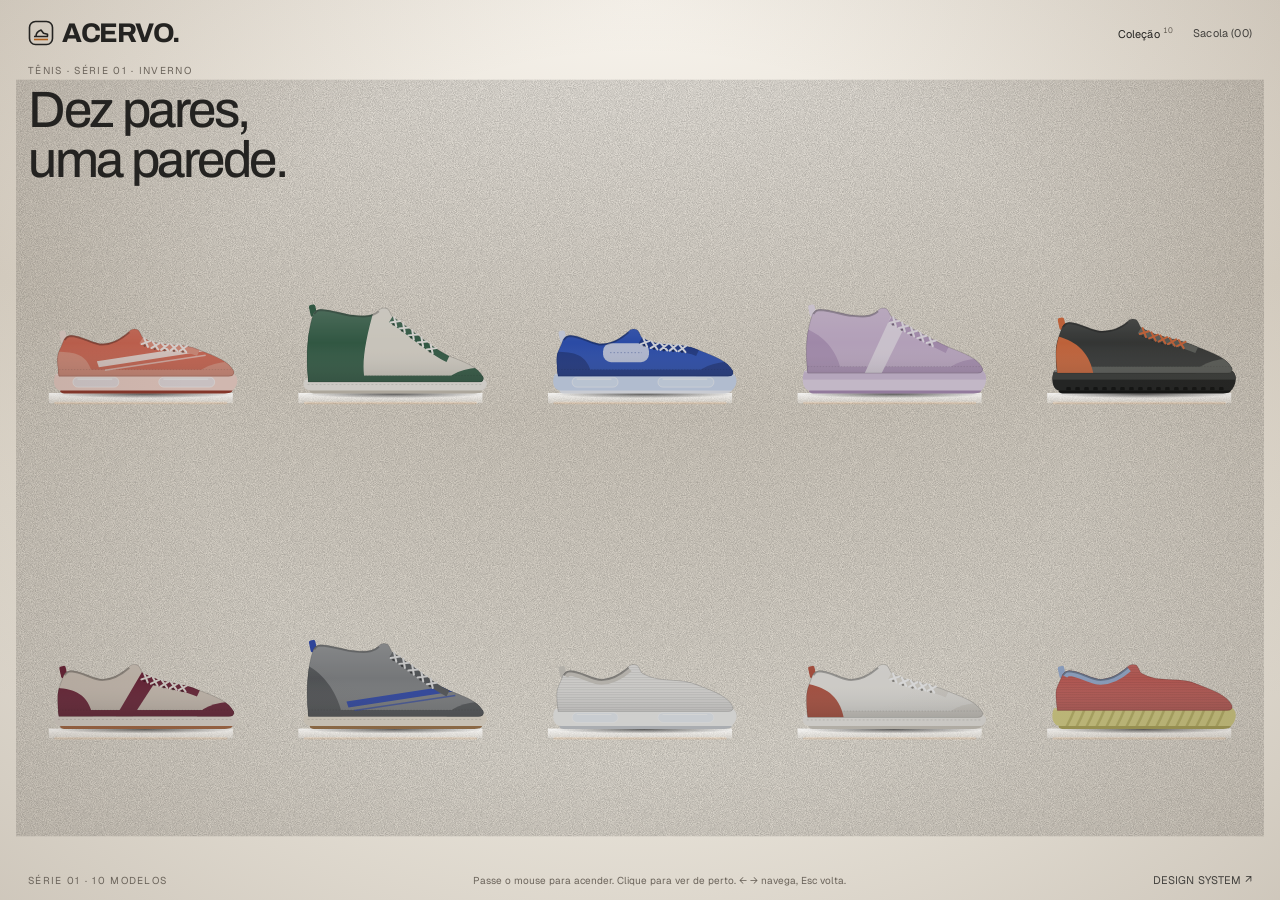
<file: exemplos/vitrine-tenis/index.html>
<!doctype html>
<html lang="pt-BR">
<head>
<meta charset="utf-8">
<meta name="viewport" content="width=device-width, initial-scale=1, viewport-fit=cover">
<title>Acervo · Tênis, Série 01</title>
<meta name="description" content="Dez pares numa parede: passe o mouse para acender a prateleira e clique para ver de perto.">
<link rel="preconnect" href="https://fonts.googleapis.com">
<link rel="preconnect" href="https://fonts.gstatic.com" crossorigin>
<link href="https://fonts.googleapis.com/css2?family=Archivo:wght@400..800&family=Geist:wght@400;500&display=swap" rel="stylesheet">
<link rel="stylesheet" href="estilo.css">
</head>
<body class="loja">
<header class="barra">
  <button class="marca" id="inicio" type="button" aria-label="Acervo, voltar à parede">
    <svg viewBox="0 0 26 26" aria-hidden="true"><rect x="1.5" y="1.5" width="23" height="23" rx="6" fill="none" stroke="currentColor" stroke-width="1.6"/><path d="M6 16.5h14M8 16.5c0-3 2-5.5 5-6.5l2.5 3.2 4 1.1v2.2" fill="none" stroke="currentColor" stroke-width="1.6" stroke-linejoin="round"/><path d="M6 19.5h14" stroke="var(--destaque)" stroke-width="1.6"/></svg>
    ACERVO.
  </button>
  <nav class="nav" aria-label="Loja">
    <button class="nav-link so-largo" id="colecao" type="button" aria-current="true">Coleção<span class="contagem">10</span></button>
    <button class="nav-link" id="sacola" type="button">Sacola (<span id="sacola-conta">00</span>)</button>
  </nav>
</header>

<div class="abertura">
  <p class="rotulo">Tênis · Série 01 · Inverno</p>
  <h1 class="titulo">Dez pares,<br>uma parede.</h1>
</div>

<main class="palco" id="palco" aria-label="Parede com dez pares de tênis">
  <div class="parede reboco" id="parede"></div>
  <noscript><p class="sem-js-aviso">A parede precisa de JavaScript para montar as prateleiras.</p></noscript>
</main>

<aside class="painel" id="painel" aria-hidden="true" aria-labelledby="p-nome">
  <div class="painel-topo">
    <div>
      <p class="rotulo"><span id="p-numero">01 / 10</span> · Série 01</p>
      <h2 class="nome-produto" id="p-nome">Brasa 01</h2>
    </div>
    <span class="preco" id="p-preco">R$ 899</span>
  </div>
  <p class="texto-suave" id="p-descricao"></p>
  <dl class="linhas">
    <div class="linha-dado"><dt>Peso (tam. 41)</dt><dd id="p-peso"></dd></div>
    <div class="linha-dado"><dt>Drop</dt><dd id="p-drop"></dd></div>
    <div class="linha-dado"><dt>Solado</dt><dd id="p-solado"></dd></div>
  </dl>
  <label class="seletor">
    <span class="oculto">Tamanho</span>
    <select id="p-tamanho"></select>
  </label>
  <button class="pilula" id="p-adicionar" type="button" disabled>
    <span>Adicionar à sacola<small id="p-dica">Escolha o tamanho para continuar</small></span>
    <span class="pilula-icone" aria-hidden="true">→</span>
  </button>
  <div class="painel-nav">
    <button class="botao-texto" id="p-voltar" type="button">← Coleção</button>
    <span>
      <button class="botao-texto" id="p-anterior" type="button" aria-label="Modelo anterior">Anterior</button>
      ·
      <button class="botao-texto" id="p-proximo" type="button" aria-label="Próximo modelo">Próximo</button>
    </span>
  </div>
</aside>

<footer class="rodape">
  <span class="rotulo">Série 01 · 10 modelos</span>
  <span class="so-largo">Passe o mouse para acender. Clique para ver de perto. ← → navega, Esc volta.</span>
  <span class="rotulo"><a class="nav-link" href="design-system.html">Design system ↗</a></span>
</footer>
<div class="aviso" id="aviso" role="status" aria-live="polite"></div>

<script src="tenis.js"></script>
<script src="vitrine.js"></script>
</body>
</html>
</file>
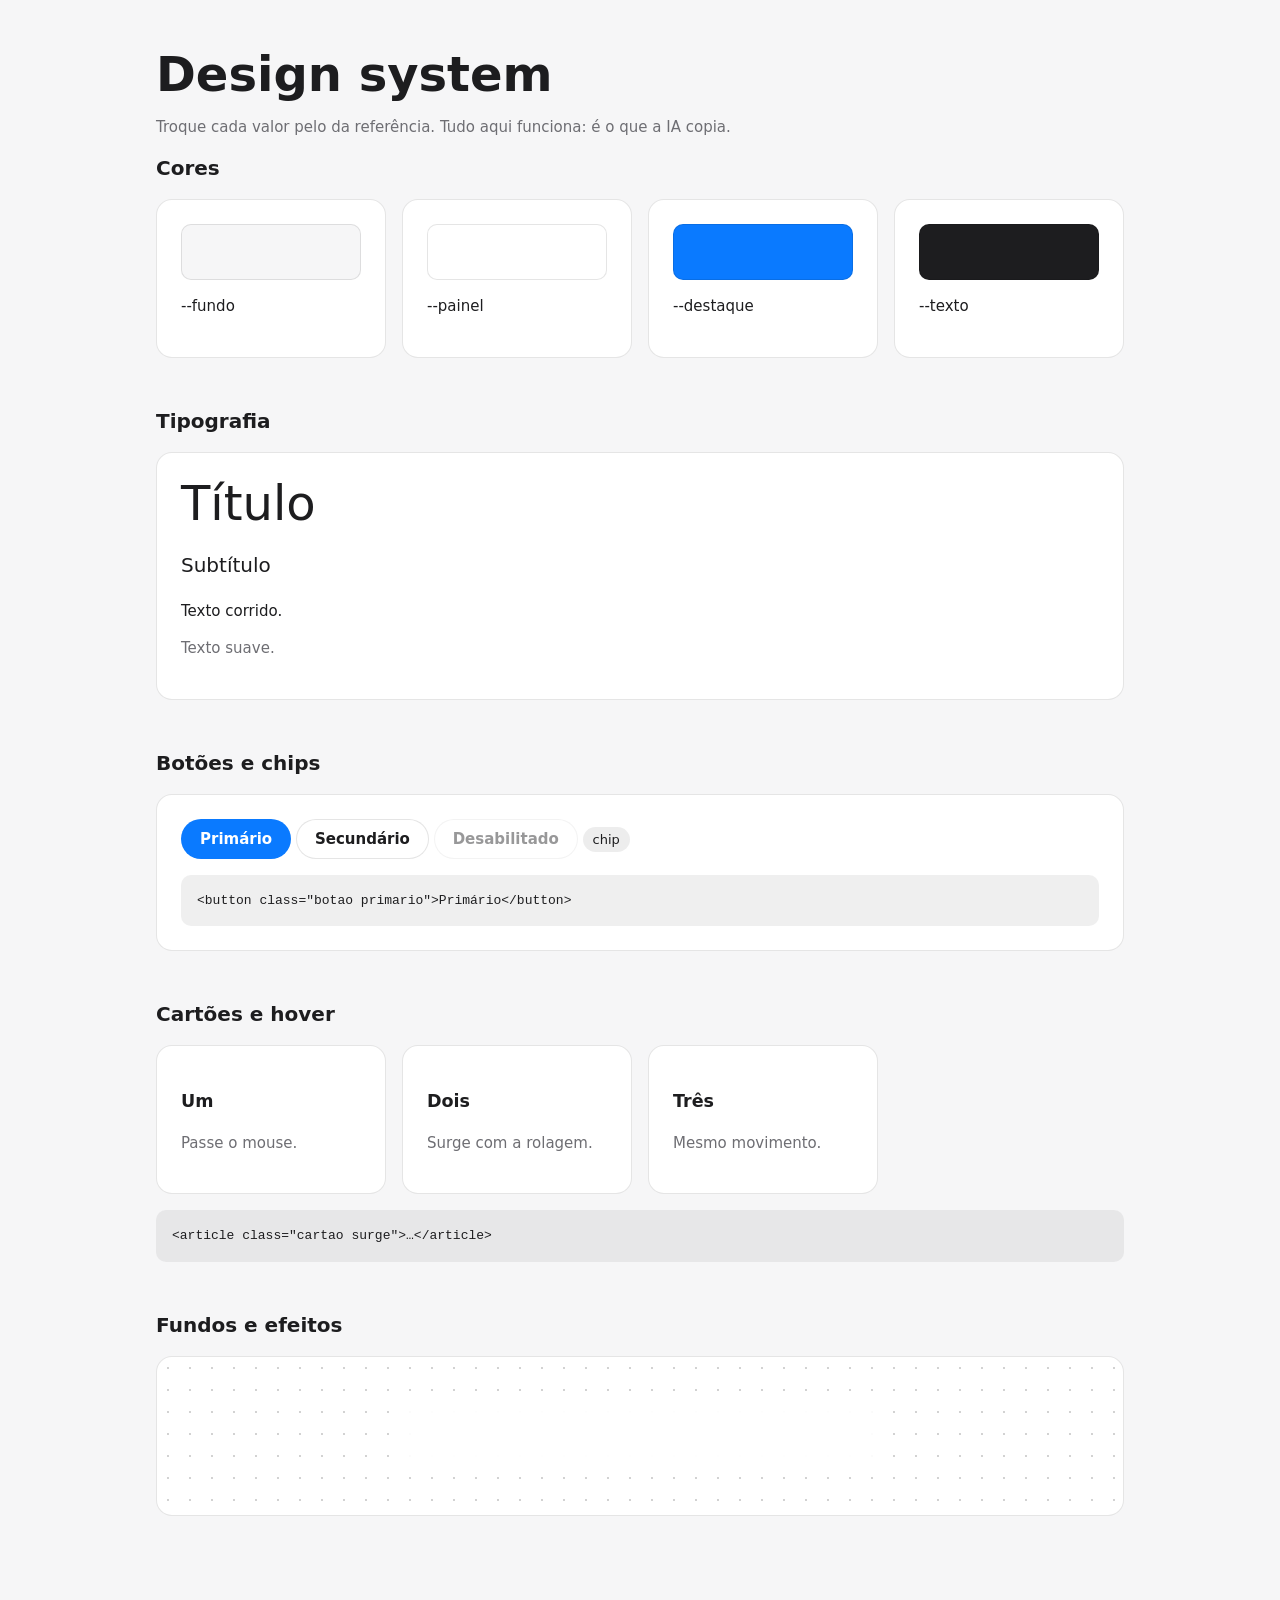
<file: modelo/design-system.html>
<!doctype html>
<html lang="pt-BR">
<head>
<meta charset="utf-8">
<meta name="viewport" content="width=device-width, initial-scale=1">
<title>Design system</title>
<style>
/* 1. TOKENS: troque pelos valores da referência */
:root{
  --fundo:#f6f6f7; --painel:#ffffff; --borda:rgba(0,0,0,.10); --texto:#1d1d1f; --suave:#6e6e73;
  --destaque:#0a7aff; --perigo:#d93025; --aviso:#b8730a; --sucesso:#248a3d;
  --fonte:system-ui,-apple-system,"Segoe UI",sans-serif; --mono:ui-monospace,Consolas,monospace;
  --t-1:13px; --t-2:15px; --t-3:20px; --t-4:32px; --t-5:48px;
  --e-1:4px; --e-2:8px; --e-3:16px; --e-4:24px; --e-5:48px;
  --r-1:6px; --r-2:10px; --r-3:16px; --r-pilula:999px;
  --sombra:0 10px 30px rgba(0,0,0,.12);
  --rapido:150ms; --medio:300ms; --curva:cubic-bezier(.2,.8,.2,1);
}
@media (prefers-color-scheme:dark){:root:not([data-theme="light"]){
  --fundo:#1b1b1b; --painel:#242424; --borda:rgba(255,255,255,.10); --texto:#f5f5f7; --suave:#a1a1a6;
  --destaque:#0a84ff; --sombra:0 10px 30px rgba(0,0,0,.45);
}}
:root[data-theme="dark"]{
  --fundo:#1b1b1b; --painel:#242424; --borda:rgba(255,255,255,.10); --texto:#f5f5f7; --suave:#a1a1a6;
  --destaque:#0a84ff; --sombra:0 10px 30px rgba(0,0,0,.45);
}
*{box-sizing:border-box}
body{margin:0;background:var(--fundo);color:var(--texto);font:400 var(--t-2)/1.5 var(--fonte)}
main{max-width:1000px;margin:0 auto;padding:var(--e-5) var(--e-3)}
section{margin-bottom:var(--e-5)}
h1{font-size:var(--t-5);line-height:1.1;margin:0 0 var(--e-2)}
h2{font-size:var(--t-3);margin:0 0 var(--e-3)}
.suave{color:var(--suave)}
.grade{display:grid;gap:var(--e-3);grid-template-columns:repeat(auto-fill,minmax(220px,1fr))}
.demo{background:var(--painel);border:1px solid var(--borda);border-radius:var(--r-3);padding:var(--e-4)}
pre{margin:var(--e-3) 0 0;padding:var(--e-3);border-radius:var(--r-2);background:rgba(127,127,127,.12);overflow:auto;font:var(--t-1)/1.5 var(--mono)}
.amostra{height:56px;border-radius:var(--r-2);border:1px solid var(--borda)}

/* 2. COMPONENTES */
.botao{display:inline-flex;align-items:center;gap:var(--e-2);padding:10px 18px;border-radius:var(--r-pilula);border:1px solid var(--borda);
  background:var(--painel);color:var(--texto);font:600 var(--t-2) var(--fonte);cursor:pointer;transition:transform var(--rapido) var(--curva),background var(--rapido)}
.botao:hover{transform:translateY(-1px)}
.botao:focus-visible{outline:2px solid var(--destaque);outline-offset:2px}
.botao.primario{background:var(--destaque);border-color:transparent;color:#fff}
.botao:disabled{opacity:.45;cursor:default;transform:none}
.chip{display:inline-block;padding:3px 10px;border-radius:var(--r-pilula);font-size:var(--t-1);background:rgba(127,127,127,.14)}
.cartao{background:var(--painel);border:1px solid var(--borda);border-radius:var(--r-3);padding:var(--e-4);
  transition:transform var(--medio) var(--curva),box-shadow var(--medio)}
.cartao:hover{transform:translateY(-3px);box-shadow:var(--sombra)}

/* 3. FUNDOS E EFEITOS */
.pontos{background-image:radial-gradient(rgba(127,127,127,.35) 1px,transparent 1px);background-size:22px 22px}
.vidro{background:color-mix(in srgb,var(--painel) 70%,transparent);backdrop-filter:blur(14px);border:1px solid var(--borda)}

/* 4. ANIMAÇÕES */
.surge{opacity:0;transform:translateY(16px);transition:opacity var(--medio) var(--curva),transform var(--medio) var(--curva)}
.surge.visivel{opacity:1;transform:none}
.sem-js .surge{opacity:1;transform:none}
@keyframes flutua{50%{transform:translateY(-6px)}}
.flutua{animation:flutua 3s var(--curva) infinite}
@media (prefers-reduced-motion:reduce){*{animation:none!important;transition:none!important}.surge{opacity:1;transform:none}}
</style>
</head>
<body class="sem-js">
<main>
  <header><h1>Design system</h1><p class="suave">Troque cada valor pelo da referência. Tudo aqui funciona: é o que a IA copia.</p></header>

  <section><h2>Cores</h2>
    <div class="grade">
      <div class="demo"><div class="amostra" style="background:var(--fundo)"></div><p>--fundo</p></div>
      <div class="demo"><div class="amostra" style="background:var(--painel)"></div><p>--painel</p></div>
      <div class="demo"><div class="amostra" style="background:var(--destaque)"></div><p>--destaque</p></div>
      <div class="demo"><div class="amostra" style="background:var(--texto)"></div><p>--texto</p></div>
    </div>
  </section>

  <section><h2>Tipografia</h2>
    <div class="demo"><p style="font-size:var(--t-5);margin:0;line-height:1.1">Título</p><p style="font-size:var(--t-3)">Subtítulo</p><p>Texto corrido.</p><p class="suave">Texto suave.</p></div>
  </section>

  <section><h2>Botões e chips</h2>
    <div class="demo">
      <button class="botao primario">Primário</button> <button class="botao">Secundário</button> <button class="botao" disabled>Desabilitado</button>
      <span class="chip">chip</span>
      <pre>&lt;button class="botao primario"&gt;Primário&lt;/button&gt;</pre>
    </div>
  </section>

  <section><h2>Cartões e hover</h2>
    <div class="grade">
      <article class="cartao surge"><h3>Um</h3><p class="suave">Passe o mouse.</p></article>
      <article class="cartao surge"><h3>Dois</h3><p class="suave">Surge com a rolagem.</p></article>
      <article class="cartao surge"><h3>Três</h3><p class="suave">Mesmo movimento.</p></article>
    </div>
    <pre>&lt;article class="cartao surge"&gt;…&lt;/article&gt;</pre>
  </section>

  <section><h2>Fundos e efeitos</h2>
    <div class="demo pontos" style="height:160px;position:relative">
      <div class="vidro flutua" style="position:absolute;inset:40px 25%;border-radius:var(--r-3);display:grid;place-items:center">vidro sobre pontos</div>
    </div>
  </section>
</main>
<script>
// surgir com a rolagem; sem JS (ou com movimento reduzido) tudo aparece
document.body.classList.remove('sem-js');
const visivel = new IntersectionObserver((itens) => itens.forEach((item) => {
  if (item.isIntersecting) { item.target.classList.add('visivel'); visivel.unobserve(item.target); }
}), { threshold: 0.15 });
document.querySelectorAll('.surge').forEach((elemento) => visivel.observe(elemento));
</script>
</body>
</html>
</file>
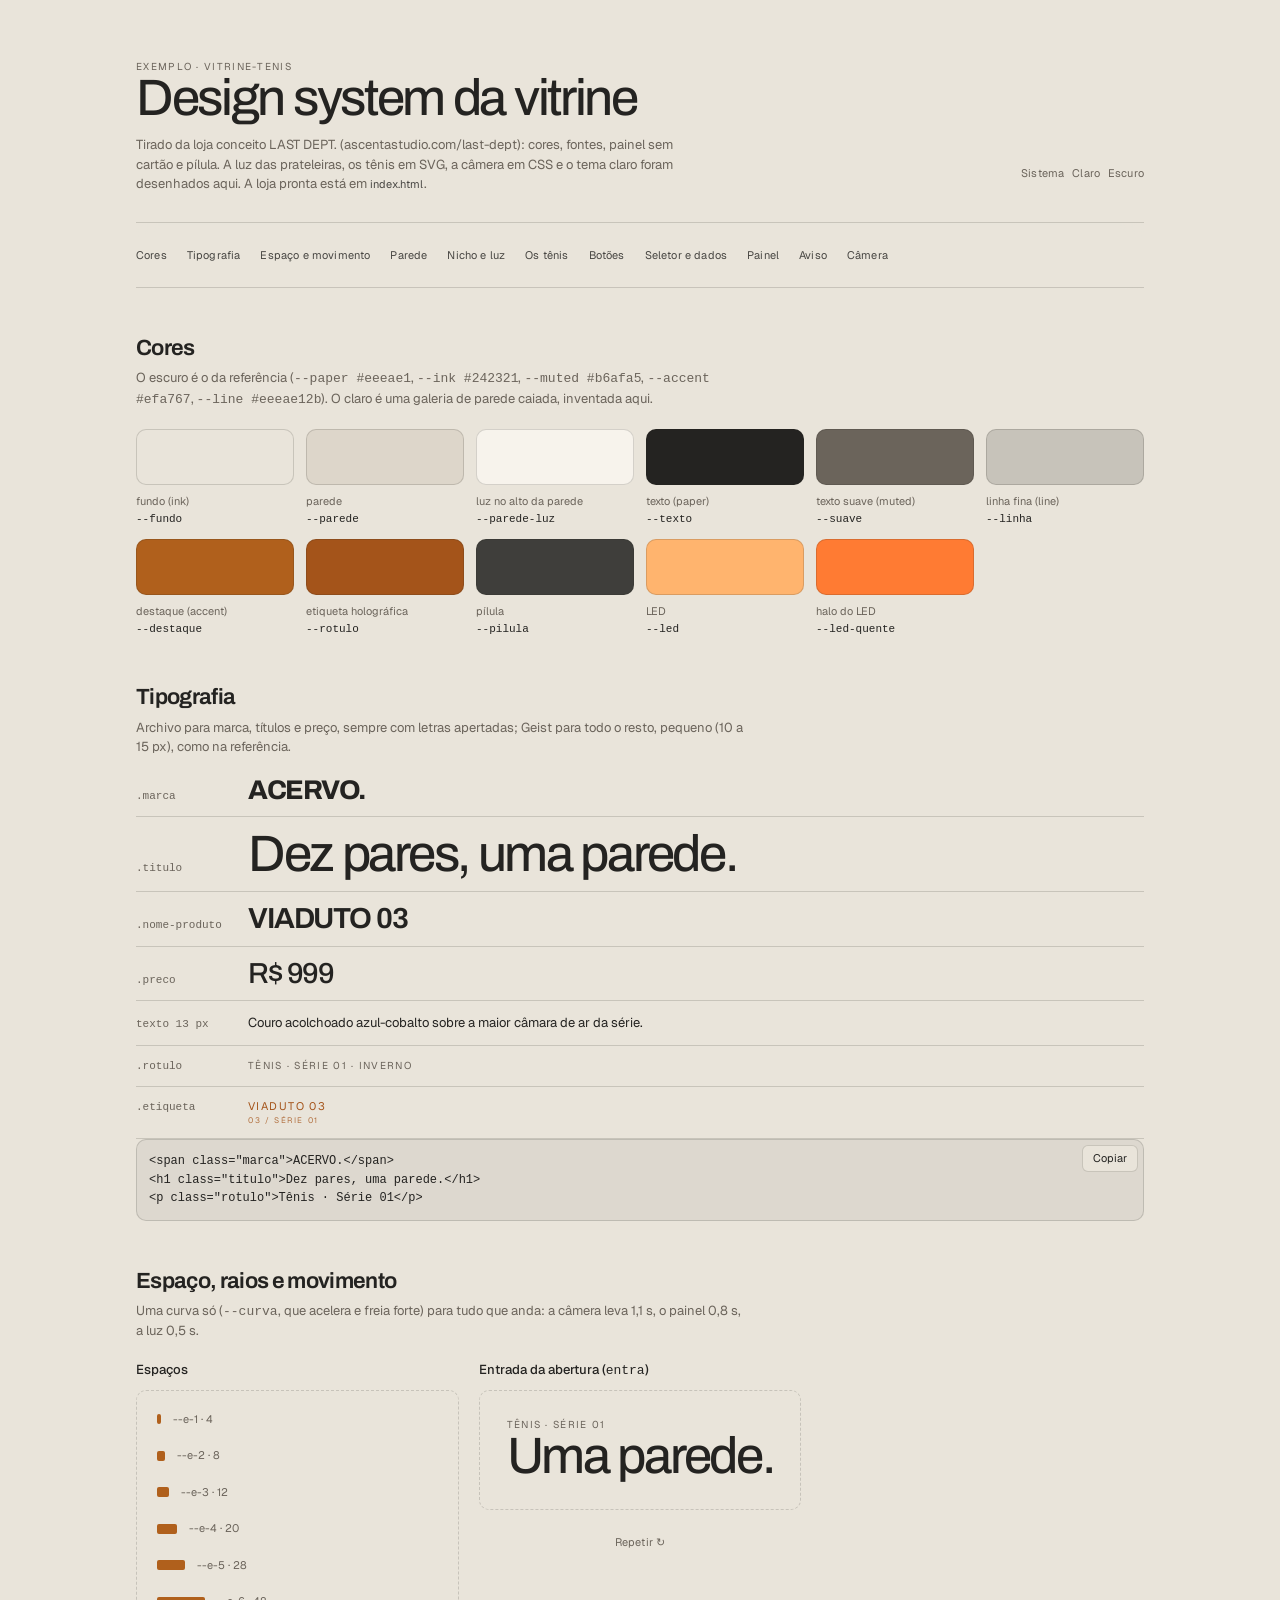
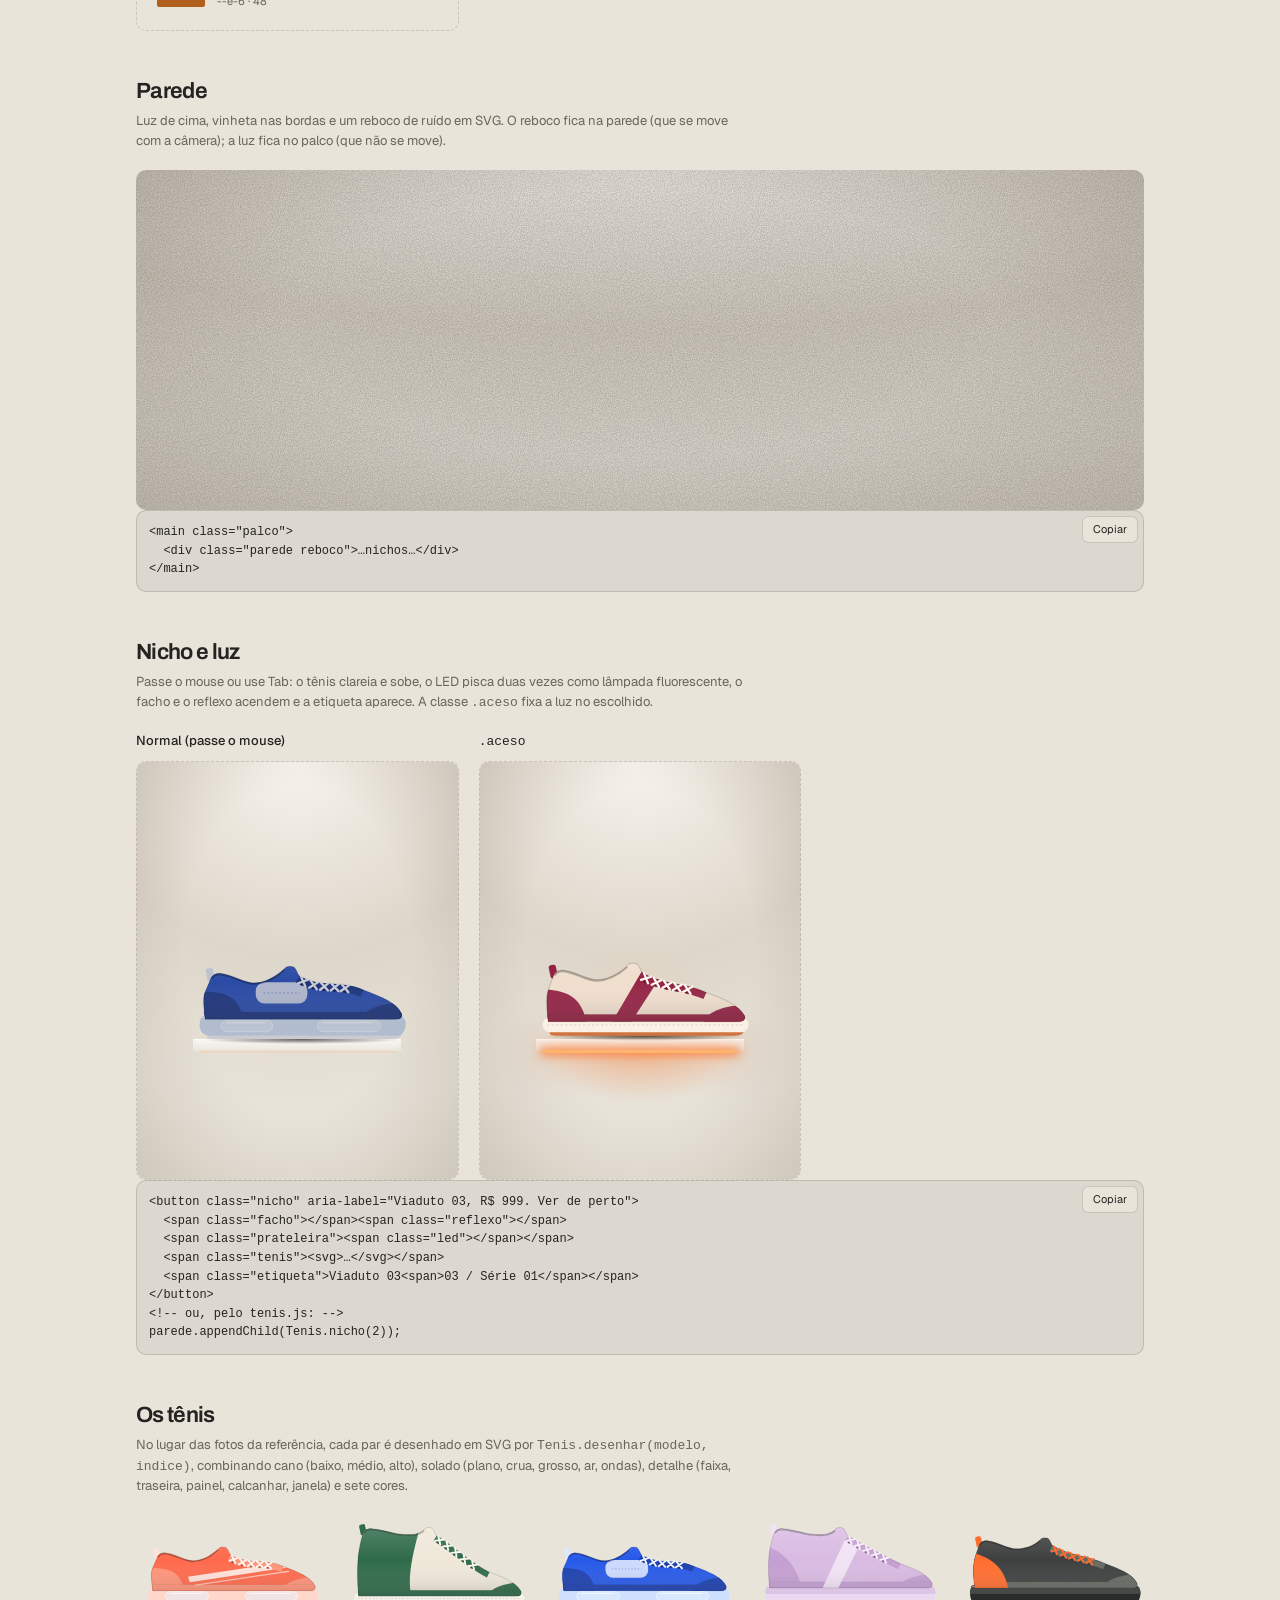
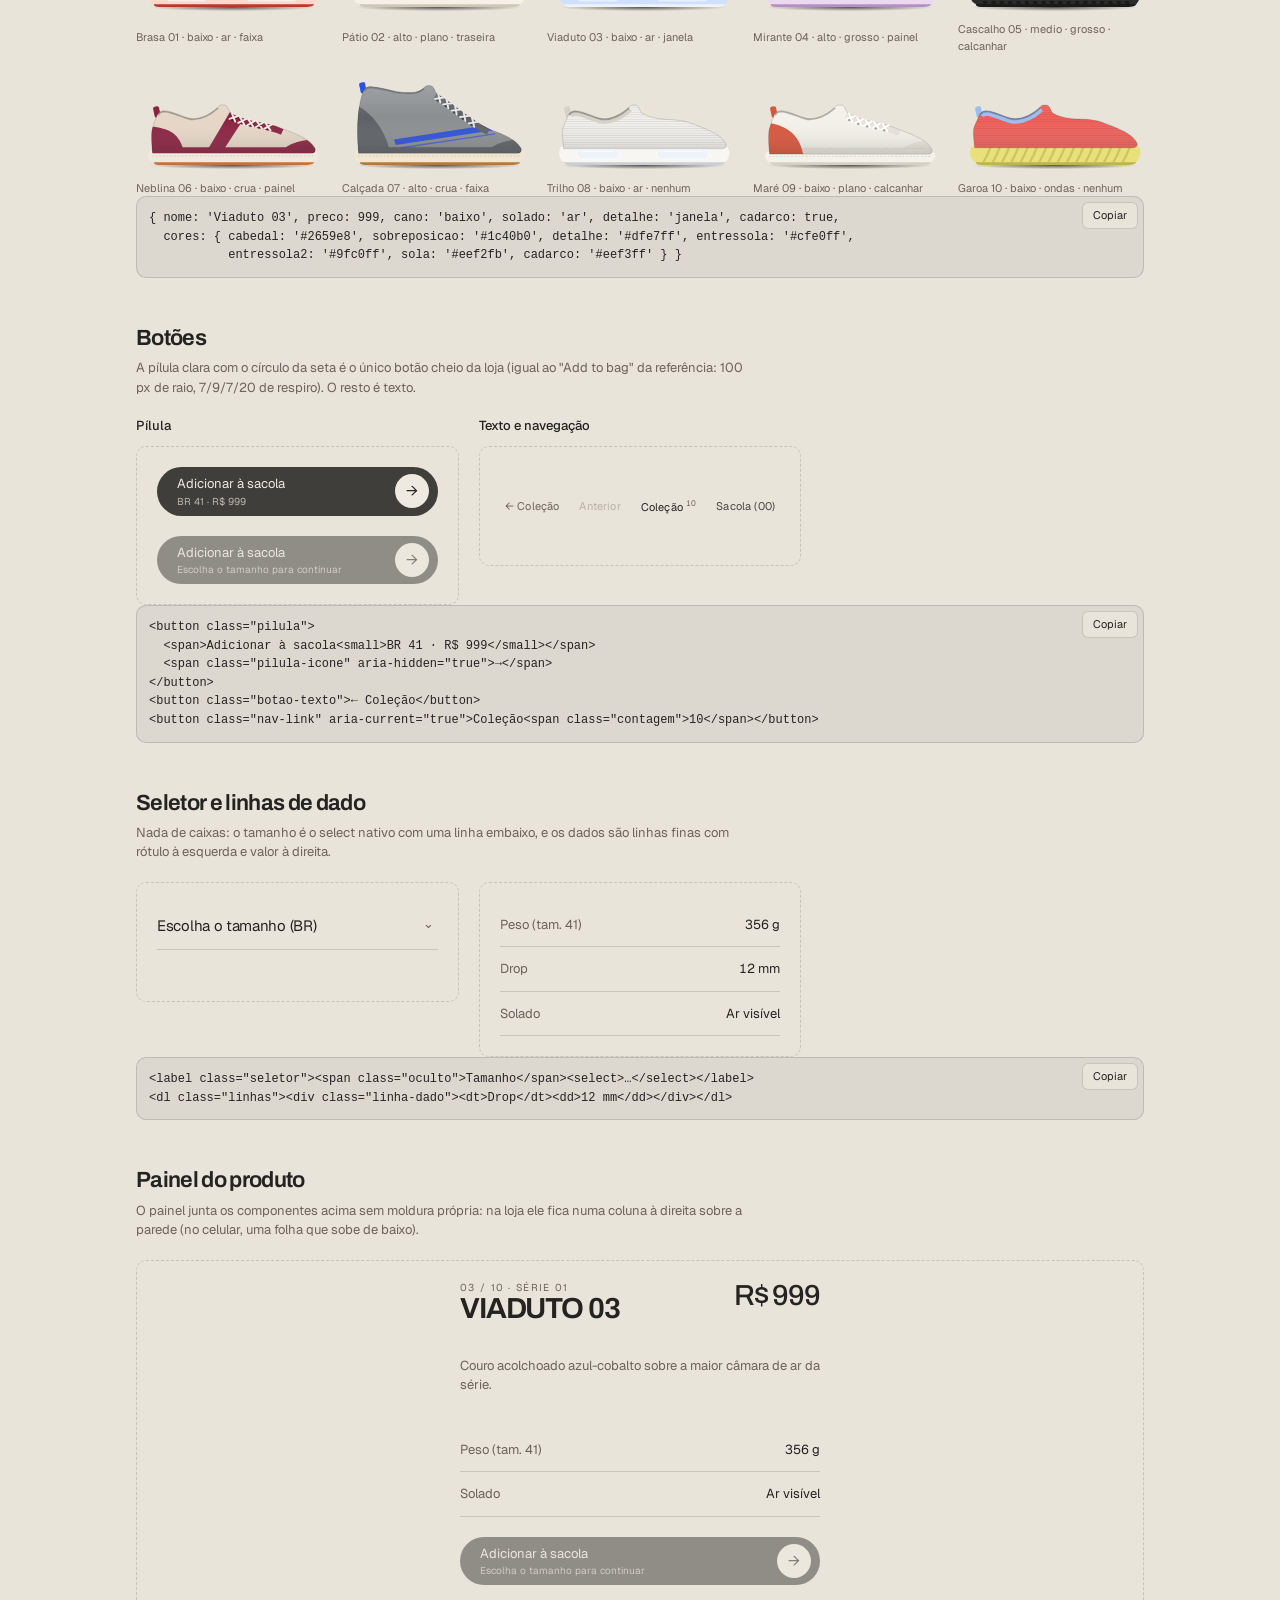
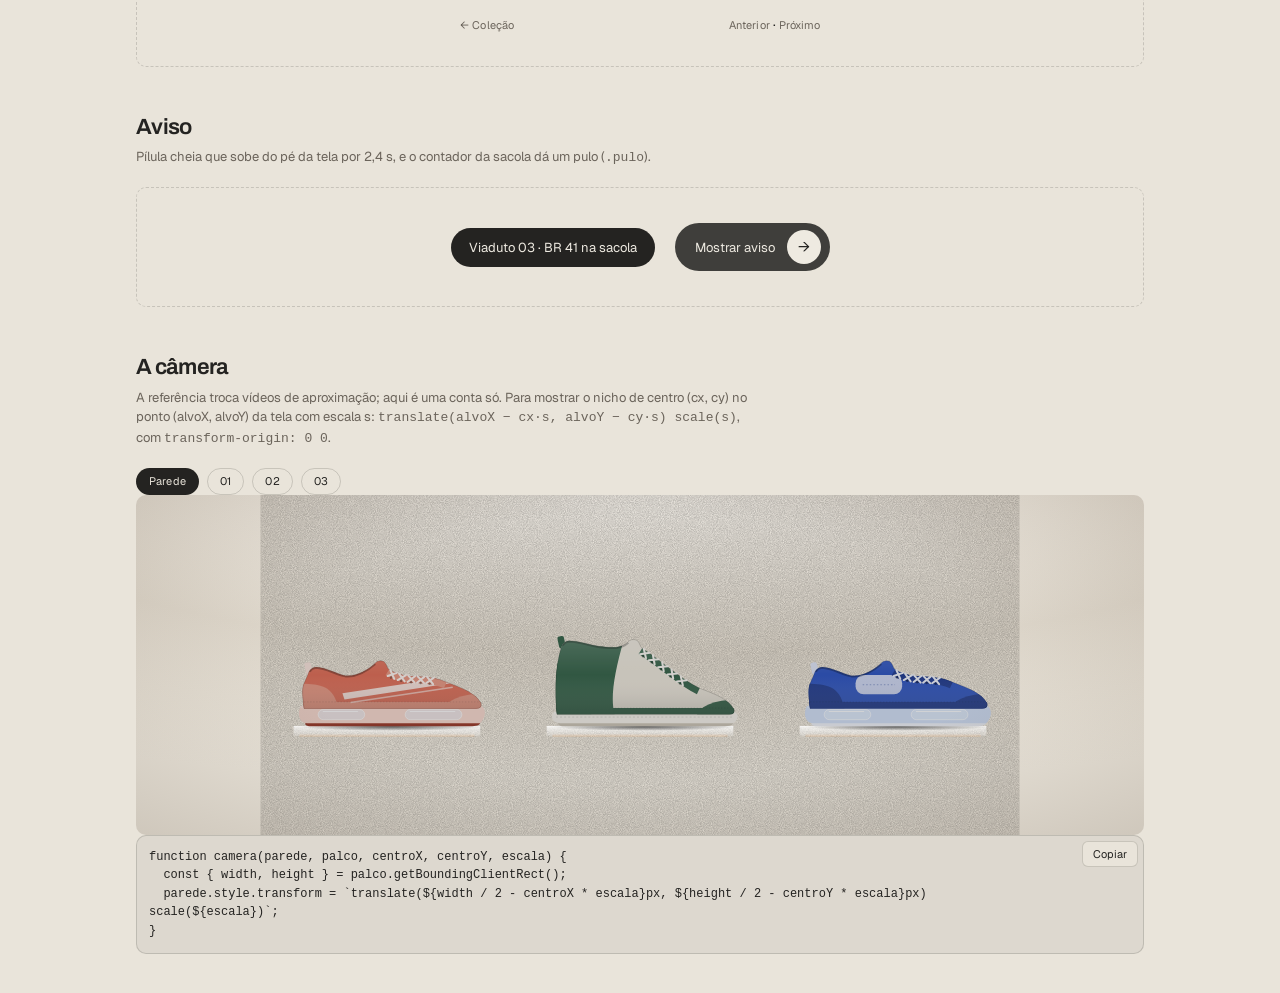
<file: exemplos/vitrine-tenis/design-system.html>
<!doctype html>
<html lang="pt-BR">
<head>
<meta charset="utf-8">
<meta name="viewport" content="width=device-width, initial-scale=1, viewport-fit=cover">
<title>Design system · Vitrine de tênis</title>
<meta name="description" content="O design system da vitrine de tênis: tokens, nicho com luz, os tênis em SVG, a câmera e os componentes da loja, cada um com o trecho para reutilizar.">
<link rel="preconnect" href="https://fonts.googleapis.com">
<link rel="preconnect" href="https://fonts.gstatic.com" crossorigin>
<link href="https://fonts.googleapis.com/css2?family=Archivo:wght@400..800&family=Geist:wght@400;500&display=swap" rel="stylesheet">
<link rel="stylesheet" href="estilo.css">
</head>
<body>
<main class="ds">
  <header class="ds-topo">
    <div>
      <p class="rotulo">Exemplo · vitrine-tenis</p>
      <h1 class="titulo">Design system da vitrine</h1>
      <p class="texto-suave">Tirado da loja conceito LAST DEPT. (ascentastudio.com/last-dept): cores, fontes, painel sem cartão e pílula. A luz das prateleiras, os tênis em SVG, a câmera em CSS e o tema claro foram desenhados aqui. A loja pronta está em <a class="nav-link" href="index.html">index.html</a>.</p>
    </div>
    <div class="ds-tema" role="group" aria-label="Tema">
      <button class="botao-texto" type="button" data-tema="">Sistema</button>
      <button class="botao-texto" type="button" data-tema="light">Claro</button>
      <button class="botao-texto" type="button" data-tema="dark">Escuro</button>
    </div>
  </header>

  <nav class="ds-indice" aria-label="Seções">
    <a class="nav-link" href="#cores">Cores</a><a class="nav-link" href="#tipografia">Tipografia</a><a class="nav-link" href="#espaco">Espaço e movimento</a>
    <a class="nav-link" href="#parede">Parede</a><a class="nav-link" href="#nicho">Nicho e luz</a><a class="nav-link" href="#tenis">Os tênis</a>
    <a class="nav-link" href="#botoes">Botões</a><a class="nav-link" href="#campos">Seletor e dados</a><a class="nav-link" href="#painel">Painel</a>
    <a class="nav-link" href="#aviso">Aviso</a><a class="nav-link" href="#camera">Câmera</a>
  </nav>

  <section id="cores" class="secao">
    <h2>Cores</h2>
    <p>O escuro é o da referência (<code>--paper #eeeae1</code>, <code>--ink #242321</code>, <code>--muted #b6afa5</code>, <code>--accent #efa767</code>, <code>--line #eeeae12b</code>). O claro é uma galeria de parede caiada, inventada aqui.</p>
    <div class="amostras">
      <div class="amostra"><i style="--c:var(--fundo)"></i><span>fundo (ink)<br><code>--fundo</code></span></div>
      <div class="amostra"><i style="--c:var(--parede)"></i><span>parede<br><code>--parede</code></span></div>
      <div class="amostra"><i style="--c:var(--parede-luz)"></i><span>luz no alto da parede<br><code>--parede-luz</code></span></div>
      <div class="amostra"><i style="--c:var(--texto)"></i><span>texto (paper)<br><code>--texto</code></span></div>
      <div class="amostra"><i style="--c:var(--suave)"></i><span>texto suave (muted)<br><code>--suave</code></span></div>
      <div class="amostra"><i style="--c:var(--linha)"></i><span>linha fina (line)<br><code>--linha</code></span></div>
      <div class="amostra"><i style="--c:var(--destaque)"></i><span>destaque (accent)<br><code>--destaque</code></span></div>
      <div class="amostra"><i style="--c:var(--rotulo)"></i><span>etiqueta holográfica<br><code>--rotulo</code></span></div>
      <div class="amostra"><i style="--c:var(--pilula)"></i><span>pílula<br><code>--pilula</code></span></div>
      <div class="amostra"><i style="--c:var(--led)"></i><span>LED<br><code>--led</code></span></div>
      <div class="amostra"><i style="--c:var(--led-quente)"></i><span>halo do LED<br><code>--led-quente</code></span></div>
    </div>
  </section>

  <section id="tipografia" class="secao">
    <h2>Tipografia</h2>
    <p>Archivo para marca, títulos e preço, sempre com letras apertadas; Geist para todo o resto, pequeno (10 a 15 px), como na referência.</p>
    <div class="escala">
      <div><code>.marca</code><span class="marca">ACERVO.</span></div>
      <div><code>.titulo</code><span class="titulo">Dez pares, uma parede.</span></div>
      <div><code>.nome-produto</code><span class="nome-produto">Viaduto 03</span></div>
      <div><code>.preco</code><span class="preco">R$ 999</span></div>
      <div><code>texto 13 px</code><span>Couro acolchoado azul-cobalto sobre a maior câmara de ar da série.</span></div>
      <div><code>.rotulo</code><span class="rotulo">Tênis · Série 01 · Inverno</span></div>
      <div><code>.etiqueta</code><span class="etiqueta">Viaduto 03<span>03 / Série 01</span></span></div>
    </div>
    <div class="ds-codigo"><pre>&lt;span class="marca"&gt;ACERVO.&lt;/span&gt;
&lt;h1 class="titulo"&gt;Dez pares, uma parede.&lt;/h1&gt;
&lt;p class="rotulo"&gt;Tênis · Série 01&lt;/p&gt;</pre><button class="copiar" type="button">Copiar</button></div>
  </section>

  <section id="espaco" class="secao">
    <h2>Espaço, raios e movimento</h2>
    <p>Uma curva só (<code>--curva</code>, que acelera e freia forte) para tudo que anda: a câmera leva 1,1 s, o painel 0,8 s, a luz 0,5 s.</p>
    <div class="ds-grade">
      <div class="ds-item">
        <h3>Espaços</h3>
        <div class="ds-demo coluna">
          <div class="regua"><i style="width:var(--e-1)"></i>--e-1 · 4</div><div class="regua"><i style="width:var(--e-2)"></i>--e-2 · 8</div>
          <div class="regua"><i style="width:var(--e-3)"></i>--e-3 · 12</div><div class="regua"><i style="width:var(--e-4)"></i>--e-4 · 20</div>
          <div class="regua"><i style="width:var(--e-5)"></i>--e-5 · 28</div><div class="regua"><i style="width:var(--e-6)"></i>--e-6 · 48</div>
        </div>
      </div>
      <div class="ds-item">
        <h3>Entrada da abertura (<code>entra</code>)</h3>
        <div class="ds-demo"><div id="demo-entra"><p class="rotulo">Tênis · Série 01</p><p class="titulo">Uma parede.</p></div></div>
        <button class="botao-texto" type="button" id="repetir-entra">Repetir ↻</button>
      </div>
    </div>
  </section>

  <section id="parede" class="secao">
    <h2>Parede</h2>
    <p>Luz de cima, vinheta nas bordas e um reboco de ruído em SVG. O reboco fica na parede (que se move com a câmera); a luz fica no palco (que não se move).</p>
    <div class="palco ds-camera"><div class="parede reboco" style="width:100%;height:100%"></div></div>
    <div class="ds-codigo"><pre>&lt;main class="palco"&gt;
  &lt;div class="parede reboco"&gt;…nichos…&lt;/div&gt;
&lt;/main&gt;</pre><button class="copiar" type="button">Copiar</button></div>
  </section>

  <section id="nicho" class="secao">
    <h2>Nicho e luz</h2>
    <p>Passe o mouse ou use Tab: o tênis clareia e sobe, o LED pisca duas vezes como lâmpada fluorescente, o facho e o reflexo acendem e a etiqueta aparece. A classe <code>.aceso</code> fixa a luz no escolhido.</p>
    <div class="ds-grade">
      <div class="ds-item"><h3>Normal (passe o mouse)</h3><div class="palco ds-demo"><div class="ds-nicho" id="nicho-normal"></div></div></div>
      <div class="ds-item"><h3><code>.aceso</code></h3><div class="palco ds-demo"><div class="ds-nicho" id="nicho-aceso"></div></div></div>
    </div>
    <div class="ds-codigo"><pre>&lt;button class="nicho" aria-label="Viaduto 03, R$ 999. Ver de perto"&gt;
  &lt;span class="facho"&gt;&lt;/span&gt;&lt;span class="reflexo"&gt;&lt;/span&gt;
  &lt;span class="prateleira"&gt;&lt;span class="led"&gt;&lt;/span&gt;&lt;/span&gt;
  &lt;span class="tenis"&gt;&lt;svg&gt;…&lt;/svg&gt;&lt;/span&gt;
  &lt;span class="etiqueta"&gt;Viaduto 03&lt;span&gt;03 / Série 01&lt;/span&gt;&lt;/span&gt;
&lt;/button&gt;
&lt;!-- ou, pelo tenis.js: --&gt;
parede.appendChild(Tenis.nicho(2));</pre><button class="copiar" type="button">Copiar</button></div>
  </section>

  <section id="tenis" class="secao">
    <h2>Os tênis</h2>
    <p>No lugar das fotos da referência, cada par é desenhado em SVG por <code>Tenis.desenhar(modelo, indice)</code>, combinando cano (baixo, médio, alto), solado (plano, crua, grosso, ar, ondas), detalhe (faixa, traseira, painel, calcanhar, janela) e sete cores.</p>
    <div class="ds-tenis" id="todos-tenis"></div>
    <div class="ds-codigo"><pre>{ nome: 'Viaduto 03', preco: 999, cano: 'baixo', solado: 'ar', detalhe: 'janela', cadarco: true,
  cores: { cabedal: '#2659e8', sobreposicao: '#1c40b0', detalhe: '#dfe7ff', entressola: '#cfe0ff',
           entressola2: '#9fc0ff', sola: '#eef2fb', cadarco: '#eef3ff' } }</pre><button class="copiar" type="button">Copiar</button></div>
  </section>

  <section id="botoes" class="secao">
    <h2>Botões</h2>
    <p>A pílula clara com o círculo da seta é o único botão cheio da loja (igual ao "Add to bag" da referência: 100 px de raio, 7/9/7/20 de respiro). O resto é texto.</p>
    <div class="ds-grade">
      <div class="ds-item"><h3>Pílula</h3><div class="ds-demo coluna">
        <button class="pilula" type="button"><span>Adicionar à sacola<small>BR 41 · R$ 999</small></span><span class="pilula-icone" aria-hidden="true">→</span></button>
        <button class="pilula" type="button" disabled><span>Adicionar à sacola<small>Escolha o tamanho para continuar</small></span><span class="pilula-icone" aria-hidden="true">→</span></button>
      </div></div>
      <div class="ds-item"><h3>Texto e navegação</h3><div class="ds-demo">
        <button class="botao-texto" type="button">← Coleção</button>
        <button class="botao-texto" type="button" disabled>Anterior</button>
        <button class="nav-link" type="button" aria-current="true">Coleção<span class="contagem">10</span></button>
        <button class="nav-link" type="button" id="demo-sacola">Sacola (00)</button>
      </div></div>
    </div>
    <div class="ds-codigo"><pre>&lt;button class="pilula"&gt;
  &lt;span&gt;Adicionar à sacola&lt;small&gt;BR 41 · R$ 999&lt;/small&gt;&lt;/span&gt;
  &lt;span class="pilula-icone" aria-hidden="true"&gt;→&lt;/span&gt;
&lt;/button&gt;
&lt;button class="botao-texto"&gt;← Coleção&lt;/button&gt;
&lt;button class="nav-link" aria-current="true"&gt;Coleção&lt;span class="contagem"&gt;10&lt;/span&gt;&lt;/button&gt;</pre><button class="copiar" type="button">Copiar</button></div>
  </section>

  <section id="campos" class="secao">
    <h2>Seletor e linhas de dado</h2>
    <p>Nada de caixas: o tamanho é o select nativo com uma linha embaixo, e os dados são linhas finas com rótulo à esquerda e valor à direita.</p>
    <div class="ds-grade">
      <div class="ds-item"><div class="ds-demo coluna">
        <label class="seletor"><span class="oculto">Tamanho</span><select id="demo-tamanho"><option value="">Escolha o tamanho (BR)</option><option>BR 40</option><option>BR 41</option><option disabled>BR 42 · esgotado</option></select></label>
      </div></div>
      <div class="ds-item"><div class="ds-demo coluna">
        <dl class="linhas"><div class="linha-dado"><dt>Peso (tam. 41)</dt><dd>356 g</dd></div><div class="linha-dado"><dt>Drop</dt><dd>12 mm</dd></div><div class="linha-dado"><dt>Solado</dt><dd>Ar visível</dd></div></dl>
      </div></div>
    </div>
    <div class="ds-codigo"><pre>&lt;label class="seletor"&gt;&lt;span class="oculto"&gt;Tamanho&lt;/span&gt;&lt;select&gt;…&lt;/select&gt;&lt;/label&gt;
&lt;dl class="linhas"&gt;&lt;div class="linha-dado"&gt;&lt;dt&gt;Drop&lt;/dt&gt;&lt;dd&gt;12 mm&lt;/dd&gt;&lt;/div&gt;&lt;/dl&gt;</pre><button class="copiar" type="button">Copiar</button></div>
  </section>

  <section id="painel" class="secao">
    <h2>Painel do produto</h2>
    <p>O painel junta os componentes acima sem moldura própria: na loja ele fica numa coluna à direita sobre a parede (no celular, uma folha que sobe de baixo).</p>
    <div class="ds-demo">
      <div class="ds-painel">
        <div class="painel-topo"><div><p class="rotulo">03 / 10 · Série 01</p><h3 class="nome-produto">Viaduto 03</h3></div><span class="preco">R$ 999</span></div>
        <p class="texto-suave">Couro acolchoado azul-cobalto sobre a maior câmara de ar da série.</p>
        <dl class="linhas"><div class="linha-dado"><dt>Peso (tam. 41)</dt><dd>356 g</dd></div><div class="linha-dado"><dt>Solado</dt><dd>Ar visível</dd></div></dl>
        <button class="pilula" type="button" disabled><span>Adicionar à sacola<small>Escolha o tamanho para continuar</small></span><span class="pilula-icone" aria-hidden="true">→</span></button>
        <div class="painel-nav"><button class="botao-texto" type="button">← Coleção</button><span><button class="botao-texto" type="button">Anterior</button> · <button class="botao-texto" type="button">Próximo</button></span></div>
      </div>
    </div>
  </section>

  <section id="aviso" class="secao">
    <h2>Aviso</h2>
    <p>Pílula cheia que sobe do pé da tela por 2,4 s, e o contador da sacola dá um pulo (<code>.pulo</code>).</p>
    <div class="ds-demo"><div class="aviso ds-aviso">Viaduto 03 · BR 41 na sacola</div><button class="pilula" type="button" id="demo-avisar" style="width:auto"><span>Mostrar aviso</span><span class="pilula-icone" aria-hidden="true">→</span></button></div>
  </section>

  <section id="camera" class="secao">
    <h2>A câmera</h2>
    <p>A referência troca vídeos de aproximação; aqui é uma conta só. Para mostrar o nicho de centro (cx, cy) no ponto (alvoX, alvoY) da tela com escala s: <code>translate(alvoX − cx·s, alvoY − cy·s) scale(s)</code>, com <code>transform-origin: 0 0</code>.</p>
    <div class="ds-controles" role="group" aria-label="Câmera">
      <button class="botao-texto" type="button" data-alvo="-1" aria-pressed="true">Parede</button>
      <button class="botao-texto" type="button" data-alvo="0" aria-pressed="false">01</button>
      <button class="botao-texto" type="button" data-alvo="1" aria-pressed="false">02</button>
      <button class="botao-texto" type="button" data-alvo="2" aria-pressed="false">03</button>
    </div>
    <div class="palco ds-camera" id="camera-palco"><div class="parede reboco" id="camera-parede"></div></div>
    <div class="ds-codigo"><pre>function camera(parede, palco, centroX, centroY, escala) {
  const { width, height } = palco.getBoundingClientRect();
  parede.style.transform = `translate(${width / 2 - centroX * escala}px, ${height / 2 - centroY * escala}px) scale(${escala})`;
}</pre><button class="copiar" type="button">Copiar</button></div>
  </section>
</main>
<div class="aviso" id="aviso" role="status" aria-live="polite"></div>

<script src="tenis.js"></script>
<script>
(function () {
  const { MODELOS, desenhar, nicho } = window.Tenis;

  // tema: Sistema, Claro ou Escuro
  document.querySelectorAll('[data-tema]').forEach((botao) => botao.addEventListener('click', () => {
    if (botao.dataset.tema) document.documentElement.dataset.theme = botao.dataset.tema;
    else delete document.documentElement.dataset.theme;
  }));

  // Copiar: copia o texto do <pre> ao lado
  document.querySelectorAll('.copiar').forEach((botao) => botao.addEventListener('click', () => {
    const texto = botao.previousElementSibling.textContent;
    navigator.clipboard.writeText(texto).then(() => { botao.textContent = 'Copiado'; }, () => { botao.textContent = 'Selecione e copie'; });
    setTimeout(() => { botao.textContent = 'Copiar'; }, 1800);
  }));

  // nichos de amostra
  document.getElementById('nicho-normal').appendChild(nicho(2));
  const aceso = nicho(5);
  aceso.classList.add('aceso');
  document.getElementById('nicho-aceso').appendChild(aceso);

  // todos os tênis
  document.getElementById('todos-tenis').innerHTML = MODELOS.map((modelo, indice) =>
    `<figure><div class="tenis">${desenhar(modelo, 100 + indice)}</div><figcaption>${modelo.nome} · ${modelo.cano} · ${modelo.solado} · ${modelo.detalhe}</figcaption></figure>`).join('');

  // entrada
  document.getElementById('repetir-entra').addEventListener('click', () => {
    const bloco = document.getElementById('demo-entra');
    bloco.style.animation = 'none';
    void bloco.offsetWidth;
    bloco.style.animation = 'entra .9s var(--curva) both';
    setTimeout(() => { bloco.style.animation = ''; }, 1000);
  });

  // aviso e pulo da sacola
  const aviso = document.getElementById('aviso');
  const sacola = document.getElementById('demo-sacola');
  let conta = 0;
  document.getElementById('demo-avisar').addEventListener('click', () => {
    conta += 1;
    sacola.textContent = `Sacola (${String(conta).padStart(2, '0')})`;
    sacola.classList.remove('pulo');
    void sacola.offsetWidth;
    sacola.classList.add('pulo');
    aviso.textContent = 'Viaduto 03 · BR 41 na sacola';
    aviso.classList.add('mostra');
    setTimeout(() => aviso.classList.remove('mostra'), 2400);
  });

  // câmera em miniatura: três nichos numa parede de 960x430
  const palco = document.getElementById('camera-palco');
  const parede = document.getElementById('camera-parede');
  const nichos = [0, 1, 2].map((indice) => {
    const botao = nicho(indice);
    Object.assign(botao.style, { left: indice * 320 + 'px', top: '0px', width: '320px', height: '430px' });
    botao.addEventListener('click', () => mirar(indice));
    parede.appendChild(botao);
    return botao;
  });
  Object.assign(parede.style, { width: '960px', height: '430px' });
  function mirar(alvo) {
    const { width, height } = palco.getBoundingClientRect();
    const escala = alvo < 0 ? Math.min(width / 960, height / 430) : Math.min(width / 380, height / 390);
    const centroX = alvo < 0 ? 480 : alvo * 320 + 160, centroY = alvo < 0 ? 215 : 236;
    parede.style.transform = `translate(${width / 2 - centroX * escala}px, ${height / 2 - centroY * escala}px) scale(${escala})`;
    nichos.forEach((botao, indice) => botao.classList.toggle('aceso', indice === alvo));
    document.querySelectorAll('[data-alvo]').forEach((botao) => botao.setAttribute('aria-pressed', String(Number(botao.dataset.alvo) === alvo)));
  }
  document.querySelectorAll('[data-alvo]').forEach((botao) => botao.addEventListener('click', () => mirar(Number(botao.dataset.alvo))));
  window.addEventListener('resize', () => mirar(Number(document.querySelector('[data-alvo][aria-pressed="true"]').dataset.alvo)));
  mirar(-1);
})();
</script>
</body>
</html>
</file>
<file: exemplos/vitrine-tenis/estilo.css>
/* O design system da Vitrine (veja design-system.html). Tirado de ascentastudio.com/last-dept: as cores do :root
   (--paper, --ink, --muted, --accent, --line), a dupla Archivo + Geist com os tamanhos e o espaçamento entre letras,
   o painel sem cartão com linhas finas e o botão em pílula clara. Desenhado aqui: a luz das prateleiras, os tênis em
   SVG (tenis.js), a câmera em CSS no lugar dos vídeos da referência e o tema claro.
   Todas as páginas do exemplo usam só o que está aqui. */

/* ── 1. Tokens ─────────────────────────────────────────────────────────── */
:root {
  color-scheme: dark;
  /* cores: o escuro da referência */
  --fundo: #242321; --parede: #2e2c29; --parede-luz: #4a453f;
  --texto: #eeeae1; --suave: #b6afa5; --apagado: #8f887f; --linha: #eeeae12b;
  --destaque: #efa767; --destaque-texto: #242321; --rotulo: #ffc28e;
  --pilula: rgba(238, 230, 219, .72); --pilula-cheia: #eee6db; --pilula-texto: #242321;
  --chip: rgba(238, 234, 225, .06);
  /* luz e acrílico (desenhados aqui) */
  --led: #ffb46e; --led-quente: #ff7b33; --led-halo: rgba(255, 123, 51, .45);
  --acrilico-topo: rgba(255, 255, 255, .42); --acrilico: linear-gradient(180deg, rgba(255, 255, 255, .22), rgba(255, 255, 255, .05));
  --sombra-chao: rgba(0, 0, 0, .7); --vinheta: rgba(0, 0, 0, .55); --tenis-apagado: .58; --tenis-fora: .38;
  /* tipografia: Archivo nos títulos, Geist no resto */
  --display: Archivo, "Arial Narrow", Arial, sans-serif;
  --fonte: Geist, Arial, sans-serif;
  --t-0: 10px; --t-1: 11px; --t-2: 13px; --t-3: 15px; --t-4: 29px; --t-5: clamp(30px, 4vw, 54px);
  --ls-marca: -.055em; --ls-titulo: -.045em; --ls-rotulo: .13em;
  /* espaço, raios e movimento */
  --e-1: 4px; --e-2: 8px; --e-3: 12px; --e-4: 20px; --e-5: 28px; --e-6: 48px;
  --r-1: 6px; --r-2: 10px; --r-pilula: 100px;
  --rapido: .3s; --medio: .5s; --camera: 1.1s; --curva: cubic-bezier(.7, 0, .2, 1);
}
/* tema claro: uma galeria de parede caiada (inventado; a referência só tem o escuro) */
@media (prefers-color-scheme: light) {
  :root:not([data-theme="dark"]) {
    color-scheme: light;
    --fundo: #e9e4da; --parede: #ddd6ca; --parede-luz: #f7f3ec;
    --texto: #242321; --suave: #6b645b; --apagado: #8a8379; --linha: #2423212b;
    --destaque: #b0601c; --destaque-texto: #fff8f0; --rotulo: #a4541a;
    --pilula: rgba(36, 35, 33, .86); --pilula-cheia: #242321; --pilula-texto: #eeeae1; --chip: rgba(36, 35, 33, .06);
    --acrilico-topo: rgba(255, 255, 255, .95); --acrilico: linear-gradient(180deg, rgba(255, 255, 255, .75), rgba(255, 255, 255, .25));
    --sombra-chao: rgba(70, 50, 30, .3); --vinheta: rgba(70, 50, 30, .16); --tenis-apagado: .84; --tenis-fora: .62;
    --led-halo: rgba(255, 123, 51, .3);
  }
}
:root[data-theme="light"] {
  color-scheme: light;
  --fundo: #e9e4da; --parede: #ddd6ca; --parede-luz: #f7f3ec;
  --texto: #242321; --suave: #6b645b; --apagado: #8a8379; --linha: #2423212b;
  --destaque: #b0601c; --destaque-texto: #fff8f0; --rotulo: #a4541a;
  --pilula: rgba(36, 35, 33, .86); --pilula-cheia: #242321; --pilula-texto: #eeeae1; --chip: rgba(36, 35, 33, .06);
  --acrilico-topo: rgba(255, 255, 255, .95); --acrilico: linear-gradient(180deg, rgba(255, 255, 255, .75), rgba(255, 255, 255, .25));
  --sombra-chao: rgba(70, 50, 30, .3); --vinheta: rgba(70, 50, 30, .16); --tenis-apagado: .84; --tenis-fora: .62;
  --led-halo: rgba(255, 123, 51, .3);
}

/* ── 2. Base ───────────────────────────────────────────────────────────── */
*, *::before, *::after { box-sizing: border-box; }
html { -webkit-text-size-adjust: 100%; }
body { margin: 0; background: var(--fundo); color: var(--texto); font: 400 var(--t-2)/1.5 var(--fonte); -webkit-font-smoothing: antialiased; }
button, select { font: inherit; color: inherit; }
:focus-visible { outline: 2px solid var(--destaque); outline-offset: 2px; }
.oculto { position: absolute !important; width: 1px; height: 1px; overflow: hidden; clip: rect(0 0 0 0); white-space: nowrap; }

/* ── 3. Tipografia ─────────────────────────────────────────────────────── */
.marca { display: inline-flex; align-items: center; gap: var(--e-2); border: 0; background: none; padding: 0; cursor: pointer; text-decoration: none; color: var(--texto);
  font: 750 27px/1 var(--display); letter-spacing: var(--ls-marca); }
.marca svg { width: 26px; height: 26px; flex: none; }
.titulo { margin: 0; font: 450 var(--t-5)/.98 var(--display); letter-spacing: var(--ls-titulo); text-wrap: balance; }
.nome-produto { margin: 0; font: 650 var(--t-4)/1 var(--display); letter-spacing: -.04em; text-transform: uppercase; text-wrap: balance; }
.rotulo { margin: 0; font: 400 var(--t-0)/1.3 var(--fonte); letter-spacing: var(--ls-rotulo); text-transform: uppercase; color: var(--suave); }
.texto-suave { color: var(--suave); }
.preco { font: 500 var(--t-4)/1 var(--display); letter-spacing: -.04em; font-variant-numeric: tabular-nums; }

/* ── 4. Componentes ────────────────────────────────────────────────────── */
/* navegação: Geist 11px, contador em sobrescrito */
.nav { display: flex; align-items: center; gap: var(--e-4); }
.nav-link { border: 0; background: none; padding: var(--e-3) 0; cursor: pointer; font-size: var(--t-1); letter-spacing: .015em; color: var(--texto); text-decoration: none; opacity: .82; transition: opacity var(--rapido); }
.nav-link:hover, .nav-link[aria-current="true"] { opacity: 1; }
.contagem { margin-left: 3px; font-size: 8px; vertical-align: super; color: var(--suave); font-variant-numeric: tabular-nums; }

/* botão de texto (← Coleção, Sobre esta loja ↗) */
.botao-texto { border: 0; background: none; padding: var(--e-3) 0; cursor: pointer; font-size: var(--t-1); letter-spacing: .015em; color: var(--suave); transition: color var(--rapido); }
.botao-texto:hover { color: var(--texto); }
.botao-texto:disabled { opacity: .4; cursor: default; }

/* pílula: o botão principal (Adicionar à sacola), com o círculo da seta à direita */
.pilula { display: flex; align-items: center; justify-content: space-between; gap: var(--e-3); width: 100%; border: 0; border-radius: var(--r-pilula);
  padding: 7px 9px 7px 20px; background: var(--pilula); color: var(--pilula-texto); cursor: pointer; text-align: left;
  transition: background var(--rapido), transform var(--rapido) var(--curva); }
.pilula:hover:not(:disabled) { background: var(--pilula-cheia); }
.pilula:active:not(:disabled) { transform: scale(.985); }
.pilula:disabled { cursor: default; opacity: .52; }
.pilula small { display: block; font-size: var(--t-0); opacity: .7; }
.pilula-icone { display: grid; place-items: center; flex: none; width: 34px; height: 34px; border-radius: 50%; background: var(--pilula-texto); color: var(--pilula-cheia); font-size: 15px; }

/* linha de dado: rótulo à esquerda, valor à direita, linha fina embaixo */
.linhas { margin: 0; padding: 0; }
.linha-dado { display: flex; justify-content: space-between; gap: var(--e-3); padding: var(--e-3) 0; border-bottom: 1px solid var(--linha); }
.linha-dado dt { color: var(--suave); }
.linha-dado dd { margin: 0; text-align: right; font-variant-numeric: tabular-nums; }

/* seletor de tamanho: o select nativo com linha embaixo */
.seletor { position: relative; display: block; border-bottom: 1px solid var(--linha); }
.seletor select { appearance: none; width: 100%; border: 0; background: transparent; padding: var(--e-3) 28px var(--e-3) 0; font-size: var(--t-3); letter-spacing: -.02em; cursor: pointer; }
.seletor select option { background: var(--fundo); color: var(--texto); }
.seletor::after { content: "⌄"; position: absolute; right: 4px; top: 50%; transform: translateY(-62%); color: var(--suave); pointer-events: none; }
.seletor:focus-within { border-bottom-color: var(--destaque); }

/* etiqueta holográfica do nicho (nome e número em âmbar) */
.etiqueta { font: 400 var(--t-1)/1.2 var(--fonte); letter-spacing: var(--ls-rotulo); text-transform: uppercase; color: var(--rotulo); }
.etiqueta span { display: block; margin-top: 3px; font-size: 8px; letter-spacing: .2em; opacity: .8; }

/* aviso (toast) */
.aviso { position: fixed; z-index: 8; left: 50%; bottom: calc(56px + env(safe-area-inset-bottom, 0px)); max-width: calc(100% - 32px); transform: translate(-50%, 12px);
  padding: 10px 18px; border-radius: var(--r-pilula); background: var(--pilula-cheia); color: var(--pilula-texto); font-size: var(--t-2);
  opacity: 0; pointer-events: none; transition: opacity var(--rapido), transform var(--rapido) var(--curva); }
.aviso.mostra { opacity: 1; transform: translate(-50%, 0); }
.pulo { animation: pulo .5s var(--curva); }
@keyframes pulo { 40% { color: var(--destaque); transform: translateY(-2px); } }

/* ── 5. Fundos e efeitos ───────────────────────────────────────────────── */
/* parede: luz de cima + vinheta; o reboco é um ruído SVG que anda junto com a câmera */
.palco { position: relative; overflow: hidden; background: radial-gradient(120% 85% at 50% 0%, var(--parede-luz), var(--parede) 55%, var(--fundo) 100%); }
.palco::after { content: ""; position: absolute; inset: 0; pointer-events: none; background: radial-gradient(ellipse at 50% 45%, transparent 50%, var(--vinheta)); }
.reboco { background-image: url("data:image/svg+xml,%3Csvg xmlns='http://www.w3.org/2000/svg' width='240' height='240'%3E%3Cfilter id='n'%3E%3CfeTurbulence type='fractalNoise' baseFrequency='.85' numOctaves='3' stitchTiles='stitch'/%3E%3CfeColorMatrix values='0 0 0 0 0 0 0 0 0 0 0 0 0 0 0 0 0 0 .28 0'/%3E%3C/filter%3E%3Crect width='100%25' height='100%25' filter='url(%23n)'/%3E%3C/svg%3E"); }

/* nicho: facho de luz, reflexo, prateleira de acrílico com LED, tênis e etiqueta.
   As medidas internas são em % do nicho; o tamanho do nicho vem de quem o usa. */
.nicho { position: absolute; border: 0; padding: 0; background: none; cursor: pointer; }
.nicho:focus-visible { outline: 2px solid var(--destaque); outline-offset: -10px; border-radius: 14px; }
.nicho .facho { position: absolute; left: 0; right: 0; top: 6%; height: 62%; opacity: 0; transition: opacity var(--medio);
  background: radial-gradient(ellipse 46% 62% at 50% 100%, rgba(255, 190, 130, .22), transparent 70%); }
.nicho .tenis { position: absolute; left: 10%; width: 80%; bottom: 32%; transform: translateY(6.7%); filter: brightness(var(--tenis-apagado)) saturate(.75);
  transition: filter var(--medio), transform .6s var(--curva); }
.tenis svg { display: block; width: 100%; height: auto; }
.nicho .prateleira { position: absolute; top: 68%; left: 13%; width: 74%; height: 12px; background: var(--acrilico); border-top: 1px solid var(--acrilico-topo);
  box-shadow: 0 16px 18px -8px var(--sombra-chao); }
.nicho .led { position: absolute; left: 3%; right: 3%; bottom: -2px; height: 3px; border-radius: 3px; background: var(--led); opacity: .16; transition: opacity .4s, box-shadow .4s; }
.nicho .reflexo { position: absolute; left: 0; right: 0; top: calc(68% + 12px); height: 28%; opacity: 0; transition: opacity var(--medio);
  background: radial-gradient(ellipse 50% 70% at 50% 0, var(--led-halo), transparent 70%); }
.nicho .etiqueta { position: absolute; left: 0; right: 0; top: calc(68% + 28px); text-align: center; opacity: 0; transition: opacity .4s; }
/* aceso: hover, foco ou escolhido */
.nicho:hover .tenis, .nicho:focus-visible .tenis, .nicho.aceso .tenis { filter: brightness(1.04) saturate(1.05); transform: translateY(4%); }
.nicho:hover .led, .nicho:focus-visible .led, .nicho.aceso .led { opacity: 1; box-shadow: 0 0 10px 2px var(--led-quente), 0 0 34px 8px var(--led-halo); animation: acende .45s steps(1) 1; }
.nicho:hover :is(.facho, .reflexo), .nicho:focus-visible :is(.facho, .reflexo), .nicho.aceso :is(.facho, .reflexo) { opacity: 1; }
.nicho:hover .etiqueta, .nicho:focus-visible .etiqueta { opacity: 1; }
/* o LED pisca duas vezes ao acender, como lâmpada fluorescente */
@keyframes acende { 0% { opacity: .16; } 15% { opacity: 1; } 30% { opacity: .3; } 45% { opacity: 1; } }

/* ── 6. A câmera ───────────────────────────────────────────────────────── */
/* Uma parede só; aproximar é transform: translate(x, y) scale(s) na parede (origem 0 0).
   O vizinho aparece na borda porque é a mesma parede, como na referência. */
.parede { position: absolute; left: 0; top: 0; transform-origin: 0 0; transition: transform var(--camera) var(--curva); }
.instantaneo .parede, .instantaneo .painel { transition: none !important; }
.perto .nicho:not(.aceso) .tenis { filter: brightness(var(--tenis-fora)) saturate(.6); }
.perto .nicho .etiqueta { opacity: 0; }

/* ── 7. Moldura da loja: barra, abertura, painel e rodapé ──────────────── */
.loja { height: 100%; overflow: hidden; }
.loja .palco { position: fixed; inset: 0; }
.barra, .rodape { position: fixed; z-index: 5; left: 0; right: 0; display: flex; align-items: center; justify-content: space-between; gap: var(--e-4);
  padding-left: max(16px, env(safe-area-inset-left, 0px)); padding-right: max(16px, env(safe-area-inset-right, 0px)); }
.barra { top: 0; padding-block: calc(var(--e-3) + env(safe-area-inset-top, 0px)) var(--e-3); }
.rodape { bottom: 0; padding-block: var(--e-3) calc(var(--e-3) + env(safe-area-inset-bottom, 0px)); font-size: var(--t-0); color: var(--suave); }
.rodape .rotulo { color: var(--suave); }
.abertura { position: fixed; z-index: 4; top: calc(64px + env(safe-area-inset-top, 0px)); left: max(16px, env(safe-area-inset-left, 0px)); display: grid; gap: var(--e-2);
  pointer-events: none; transition: opacity var(--medio), transform var(--medio) var(--curva); animation: entra .9s var(--curva) both; }
@keyframes entra { from { opacity: 0; transform: translateY(14px); } }
.perto .abertura { opacity: 0; transform: translateY(-10px); }

/* painel do produto: sem cartão, texto direto sobre a parede, numa coluna à direita */
.painel { position: fixed; z-index: 6; top: 0; bottom: 0; right: 0; width: min(380px, 36vw); overflow: auto; display: flex; flex-direction: column; gap: var(--e-4);
  padding: calc(76px + env(safe-area-inset-top, 0px)) calc(var(--e-5) + env(safe-area-inset-right, 0px)) calc(56px + env(safe-area-inset-bottom, 0px)) var(--e-5);
  background: linear-gradient(90deg, transparent, color-mix(in srgb, var(--fundo) 78%, transparent) 26%); transform: translateX(105%); transition: transform .8s var(--curva); }
.perto .painel { transform: none; }
.painel-topo { display: flex; justify-content: space-between; align-items: flex-start; gap: var(--e-3); }
.painel-nav { display: flex; justify-content: space-between; gap: var(--e-3); margin-top: auto; }

@media (min-width: 720px) {
  .barra, .rodape { padding-left: max(var(--e-5), env(safe-area-inset-left, 0px)); padding-right: max(var(--e-5), env(safe-area-inset-right, 0px)); }
  .abertura { left: max(var(--e-5), env(safe-area-inset-left, 0px)); }
}
@media (max-width: 719px) {
  .marca { font-size: 22px; }
  .nav .so-largo, .rodape .so-largo { display: none; }
  .painel { top: auto; left: 0; width: auto; max-height: 58%; gap: var(--e-3); border-top: 1px solid var(--linha); border-radius: 18px 18px 0 0;
    padding: var(--e-4) max(16px, env(safe-area-inset-right, 0px)) calc(var(--e-4) + env(safe-area-inset-bottom, 0px)) max(16px, env(safe-area-inset-left, 0px));
    background: color-mix(in srgb, var(--fundo) 92%, transparent); -webkit-backdrop-filter: blur(14px); backdrop-filter: blur(14px); transform: translateY(105%); }
  .perto .rodape { opacity: 0; }
}

.sem-js-aviso { position: absolute; left: 16px; right: 16px; top: 50%; margin: 0; text-align: center; color: var(--suave); }

/* ── 8. A página do design system ──────────────────────────────────────── */
.ds { max-width: 1040px; margin: 0 auto; padding-block: var(--e-6); padding-left: max(16px, env(safe-area-inset-left, 0px)); padding-right: max(16px, env(safe-area-inset-right, 0px)); }
.ds-topo { display: flex; flex-wrap: wrap; justify-content: space-between; align-items: flex-end; gap: var(--e-4); padding-bottom: var(--e-5); border-bottom: 1px solid var(--linha); }
.ds-topo p { max-width: 62ch; margin: var(--e-3) 0 0; }
.ds-indice { position: sticky; top: 0; z-index: 5; display: flex; gap: var(--e-4); overflow-x: auto; scrollbar-width: none; padding-block: var(--e-3);
  border-bottom: 1px solid var(--linha); background: color-mix(in srgb, var(--fundo) 88%, transparent); -webkit-backdrop-filter: blur(10px); backdrop-filter: blur(10px); }
.ds-indice a { white-space: nowrap; }
.secao { padding-block: var(--e-6) 0; scroll-margin-top: 52px; }
.secao > h2 { margin: 0 0 var(--e-2); font: 650 22px/1.1 var(--display); letter-spacing: -.03em; }
.secao > p { max-width: 68ch; margin: 0 0 var(--e-4); color: var(--suave); }
.ds-grade { display: grid; gap: var(--e-4); grid-template-columns: repeat(auto-fill, minmax(min(100%, 300px), 1fr)); }
.ds-item { display: grid; gap: var(--e-3); align-content: start; min-width: 0; }
.ds-item h3 { margin: 0; font: 500 var(--t-2) var(--fonte); }
.ds-demo { position: relative; display: flex; flex-wrap: wrap; align-items: center; justify-content: center; gap: var(--e-4); min-height: 120px; padding: var(--e-4);
  border: 1px dashed var(--linha); border-radius: var(--r-2); overflow: hidden; }
.ds-demo.coluna { flex-direction: column; align-items: stretch; justify-content: flex-start; }
.ds-codigo { position: relative; margin: 0; }
.ds-codigo pre { margin: 0; padding: var(--e-3) 84px var(--e-3) var(--e-3); overflow-x: auto; border-radius: var(--r-2); background: var(--chip); border: 1px solid var(--linha);
  font: 400 12px/1.55 ui-monospace, Consolas, monospace; white-space: pre-wrap; overflow-wrap: anywhere; }
.copiar { position: absolute; top: 6px; right: 6px; border: 1px solid var(--linha); border-radius: var(--r-1); background: var(--fundo); padding: 4px 10px; font-size: var(--t-1); cursor: pointer; }
.amostras { display: grid; gap: var(--e-3); grid-template-columns: repeat(auto-fill, minmax(150px, 1fr)); }
.amostra { display: grid; gap: var(--e-2); font-size: var(--t-1); color: var(--suave); }
.amostra i { display: block; height: 56px; border-radius: var(--r-2); border: 1px solid var(--linha); background: var(--c); }
.amostra code { color: var(--texto); }
.escala { display: grid; gap: var(--e-3); }
.escala div { display: flex; align-items: baseline; gap: var(--e-4); border-bottom: 1px solid var(--linha); padding-bottom: var(--e-3); min-width: 0; }
.escala code { flex: none; width: 92px; font-size: var(--t-1); color: var(--suave); }
.regua { display: flex; align-items: center; gap: var(--e-3); font-size: var(--t-1); color: var(--suave); }
.regua i { display: block; height: 10px; background: var(--destaque); border-radius: 2px; }
.ds-nicho { position: relative; width: min(100%, 320px); aspect-ratio: 320 / 430; }
.ds-nicho .nicho { inset: 0; width: 100%; height: 100%; }
.ds-tenis { display: grid; gap: var(--e-4); grid-template-columns: repeat(auto-fill, minmax(170px, 1fr)); }
.ds-tenis figure { margin: 0; display: grid; gap: var(--e-2); }
.ds-tenis figcaption { font-size: var(--t-1); color: var(--suave); }
.ds-camera { position: relative; height: 340px; border-radius: var(--r-2); }
.ds-controles { display: flex; flex-wrap: wrap; gap: var(--e-2); }
.ds-controles .botao-texto { padding: var(--e-1) var(--e-3); border: 1px solid var(--linha); border-radius: var(--r-pilula); color: var(--texto); }
.ds-controles .botao-texto[aria-pressed="true"] { background: var(--texto); color: var(--fundo); }
.ds-painel { width: min(100%, 360px); display: grid; gap: var(--e-4); }
.ds-aviso { position: static; transform: none; opacity: 1; }
.ds-tema { display: flex; gap: var(--e-2); }

/* ── 9. Movimento reduzido ─────────────────────────────────────────────── */
@media (prefers-reduced-motion: reduce) {
  *, *::before, *::after { animation: none !important; transition-duration: .01s !important; }
}
</file>
